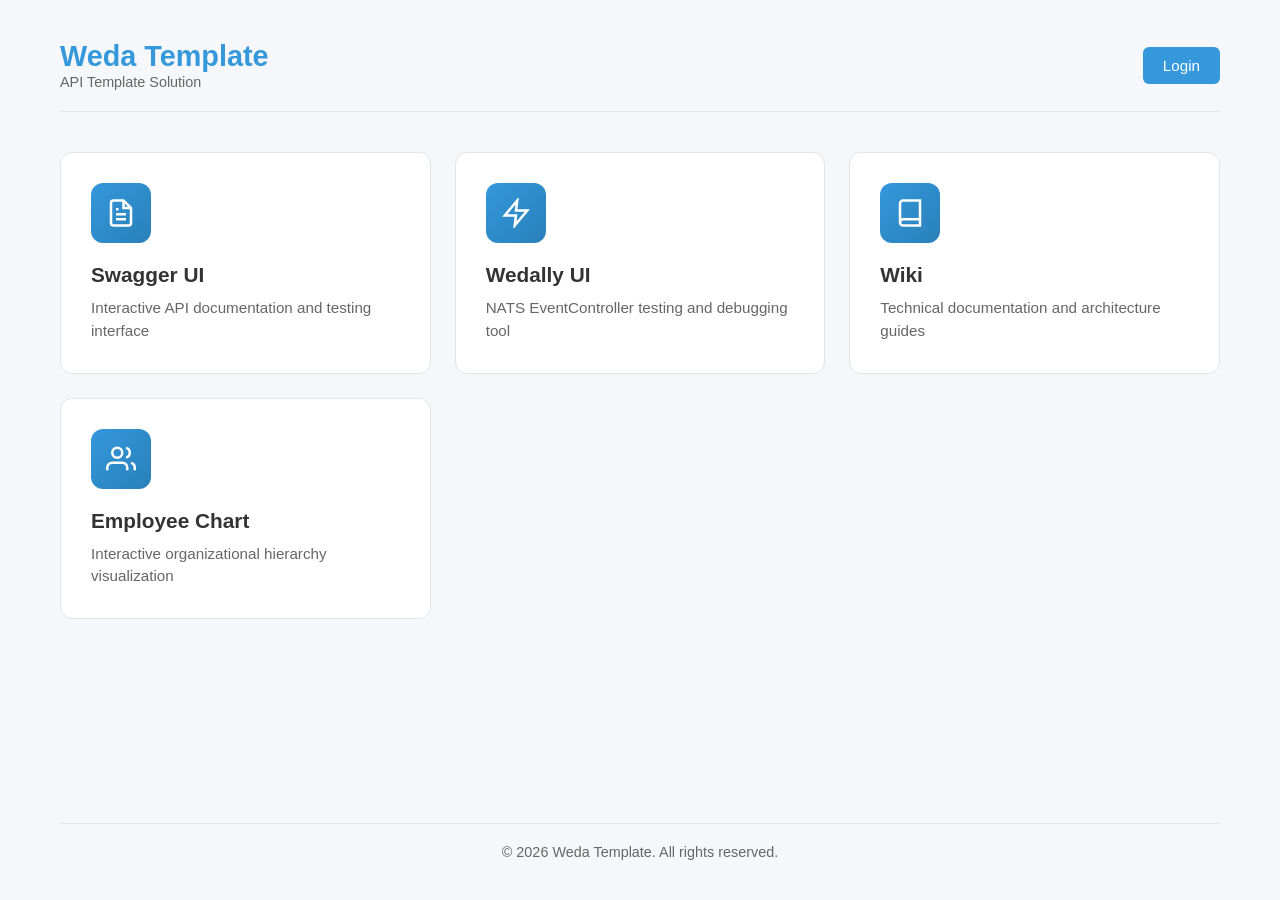
<file: src/Weda.Template.Api/wwwroot/index.html>
<!DOCTYPE html>
<html lang="en">
<head>
    <meta charset="UTF-8">
    <meta name="viewport" content="width=device-width, initial-scale=1.0">
    <title>Weda Template - Home</title>
    <link rel="icon" type="image/svg+xml" href="/favicon.svg">
    <link rel="stylesheet" href="css/home.css">
</head>
<body>
    <div class="container">
        <header class="header">
            <div class="logo">
                <h1>Weda Template</h1>
                <span class="subtitle">API Template Solution</span>
            </div>
            <div class="user-area" id="userArea">
                <button class="btn btn-primary" id="loginBtn">Login</button>
            </div>
        </header>

        <main class="main-content">
            <section class="navigation-cards">
                <a href="/swagger" class="card" target="_blank">
                    <div class="card-icon">
                        <svg xmlns="http://www.w3.org/2000/svg" viewBox="0 0 24 24" fill="none" stroke="currentColor" stroke-width="2">
                            <path d="M14 2H6a2 2 0 0 0-2 2v16a2 2 0 0 0 2 2h12a2 2 0 0 0 2-2V8z"></path>
                            <polyline points="14 2 14 8 20 8"></polyline>
                            <line x1="16" y1="13" x2="8" y2="13"></line>
                            <line x1="16" y1="17" x2="8" y2="17"></line>
                            <polyline points="10 9 9 9 8 9"></polyline>
                        </svg>
                    </div>
                    <h2>Swagger UI</h2>
                    <p>Interactive API documentation and testing interface</p>
                </a>

                <a href="/wedally/index.html" class="card" target="_blank">
                    <div class="card-icon">
                        <svg xmlns="http://www.w3.org/2000/svg" viewBox="0 0 24 24" fill="none" stroke="currentColor" stroke-width="2">
                            <path d="M13 2L3 14h9l-1 8 10-12h-9l1-8z"></path>
                        </svg>
                    </div>
                    <h2>Wedally UI</h2>
                    <p>NATS EventController testing and debugging tool</p>
                </a>

                <a href="/wiki/index.html" class="card" target="_blank">
                    <div class="card-icon">
                        <svg xmlns="http://www.w3.org/2000/svg" viewBox="0 0 24 24" fill="none" stroke="currentColor" stroke-width="2">
                            <path d="M4 19.5A2.5 2.5 0 0 1 6.5 17H20"></path>
                            <path d="M6.5 2H20v20H6.5A2.5 2.5 0 0 1 4 19.5v-15A2.5 2.5 0 0 1 6.5 2z"></path>
                        </svg>
                    </div>
                    <h2>Wiki</h2>
                    <p>Technical documentation and architecture guides</p>
                </a>
<!--#if (sample)-->
                <a href="/sample/employee-chart.html" class="card" target="_blank">
                    <div class="card-icon">
                        <svg xmlns="http://www.w3.org/2000/svg" viewBox="0 0 24 24" fill="none" stroke="currentColor" stroke-width="2">
                            <path d="M17 21v-2a4 4 0 0 0-4-4H5a4 4 0 0 0-4 4v2"></path>
                            <circle cx="9" cy="7" r="4"></circle>
                            <path d="M23 21v-2a4 4 0 0 0-3-3.87"></path>
                            <path d="M16 3.13a4 4 0 0 1 0 7.75"></path>
                        </svg>
                    </div>
                    <h2>Employee Chart</h2>
                    <p>Interactive organizational hierarchy visualization</p>
                </a>
<!--#endif-->
            </section>
        </main>

        <footer class="footer">
            <p>&copy; 2026 Weda Template. All rights reserved.</p>
        </footer>
    </div>

    <!-- Login Modal -->
    <div class="modal" id="loginModal">
        <div class="modal-content">
            <div class="modal-header">
                <h2>Login</h2>
                <button class="close-btn" id="closeModal">&times;</button>
            </div>
            <form id="loginForm">
                <div class="form-group">
                    <label for="email">Email</label>
                    <input type="email" id="email" name="email" required placeholder="Enter your email">
                </div>
                <div class="form-group">
                    <label for="password">Password</label>
                    <input type="password" id="password" name="password" required placeholder="Enter your password">
                </div>
                <div class="form-error" id="loginError"></div>
                <button type="submit" class="btn btn-primary btn-block">Login</button>
            </form>
        </div>
    </div>

    <script src="js/home.js"></script>
</body>
</html>
</file>
<file: src/Weda.Template.Api/wwwroot/css/home.css>
* {
    margin: 0;
    padding: 0;
    box-sizing: border-box;
}

:root {
    --primary-color: #3498db;
    --primary-hover: #2980b9;
    --text-color: #333;
    --text-muted: #666;
    --bg-color: #f5f7fa;
    --card-bg: #fff;
    --border-color: #e1e5e9;
    --error-color: #e74c3c;
    --success-color: #27ae60;
}

body {
    font-family: -apple-system, BlinkMacSystemFont, 'Segoe UI', Roboto, 'Helvetica Neue', Arial, sans-serif;
    background: var(--bg-color);
    color: var(--text-color);
    min-height: 100vh;
}

.container {
    max-width: 1200px;
    margin: 0 auto;
    padding: 20px;
    min-height: 100vh;
    display: flex;
    flex-direction: column;
}

/* Header */
.header {
    display: flex;
    justify-content: space-between;
    align-items: center;
    padding: 20px 0;
    border-bottom: 1px solid var(--border-color);
    margin-bottom: 40px;
}

.logo h1 {
    font-size: 1.8rem;
    font-weight: 700;
    color: var(--primary-color);
}

.logo .subtitle {
    font-size: 0.9rem;
    color: var(--text-muted);
}

.user-area {
    display: flex;
    align-items: center;
    gap: 15px;
}

.user-info-header {
    display: flex;
    align-items: center;
    gap: 10px;
}

.user-avatar {
    width: 40px;
    height: 40px;
    border-radius: 50%;
    background: var(--primary-color);
    color: white;
    display: flex;
    align-items: center;
    justify-content: center;
    font-weight: 600;
}

.user-name {
    font-weight: 500;
}

.user-role {
    font-size: 0.8rem;
    color: var(--text-muted);
}

/* Buttons */
.btn {
    padding: 10px 20px;
    border: none;
    border-radius: 6px;
    cursor: pointer;
    font-size: 0.95rem;
    font-weight: 500;
    transition: all 0.2s ease;
}

.btn-primary {
    background: var(--primary-color);
    color: white;
}

.btn-primary:hover {
    background: var(--primary-hover);
}

.btn-secondary {
    background: transparent;
    color: var(--text-muted);
    border: 1px solid var(--border-color);
}

.btn-secondary:hover {
    background: #f8f9fa;
}

.btn-block {
    width: 100%;
}

/* Main Content */
.main-content {
    flex: 1;
}

/* Navigation Cards */
.navigation-cards {
    display: grid;
    grid-template-columns: repeat(auto-fit, minmax(280px, 1fr));
    gap: 24px;
    margin-bottom: 40px;
}

.card {
    background: var(--card-bg);
    border: 1px solid var(--border-color);
    border-radius: 12px;
    padding: 30px;
    text-decoration: none;
    color: var(--text-color);
    transition: all 0.3s ease;
}

.card:hover {
    transform: translateY(-4px);
    box-shadow: 0 10px 30px rgba(0, 0, 0, 0.1);
    border-color: var(--primary-color);
}

.card-icon {
    width: 60px;
    height: 60px;
    background: linear-gradient(135deg, var(--primary-color), var(--primary-hover));
    border-radius: 12px;
    display: flex;
    align-items: center;
    justify-content: center;
    margin-bottom: 20px;
}

.card-icon svg {
    width: 30px;
    height: 30px;
    color: white;
}

.card h2 {
    font-size: 1.3rem;
    margin-bottom: 10px;
}

.card p {
    color: var(--text-muted);
    font-size: 0.95rem;
    line-height: 1.5;
}

/* Info Section */
.info-section {
    background: var(--card-bg);
    border: 1px solid var(--border-color);
    border-radius: 12px;
    padding: 24px;
    margin-bottom: 40px;
}

.info-section h3 {
    font-size: 1.1rem;
    margin-bottom: 16px;
    color: var(--text-color);
}

.user-details {
    display: grid;
    gap: 12px;
}

.detail-row {
    display: flex;
    gap: 10px;
}

.detail-row .label {
    font-weight: 500;
    color: var(--text-muted);
    min-width: 80px;
}

/* Footer */
.footer {
    text-align: center;
    padding: 20px 0;
    color: var(--text-muted);
    font-size: 0.9rem;
    border-top: 1px solid var(--border-color);
    margin-top: auto;
}

/* Modal */
.modal {
    display: none;
    position: fixed;
    top: 0;
    left: 0;
    width: 100%;
    height: 100%;
    background: rgba(0, 0, 0, 0.5);
    align-items: center;
    justify-content: center;
    z-index: 1000;
}

.modal.show {
    display: flex;
}

.modal-content {
    background: var(--card-bg);
    border-radius: 12px;
    padding: 30px;
    width: 100%;
    max-width: 400px;
    box-shadow: 0 20px 60px rgba(0, 0, 0, 0.3);
}

.modal-header {
    display: flex;
    justify-content: space-between;
    align-items: center;
    margin-bottom: 24px;
}

.modal-header h2 {
    font-size: 1.4rem;
}

.close-btn {
    background: none;
    border: none;
    font-size: 1.5rem;
    cursor: pointer;
    color: var(--text-muted);
    padding: 0;
    line-height: 1;
}

.close-btn:hover {
    color: var(--text-color);
}

/* Form */
.form-group {
    margin-bottom: 20px;
}

.form-group label {
    display: block;
    margin-bottom: 8px;
    font-weight: 500;
}

.form-group input {
    width: 100%;
    padding: 12px 14px;
    border: 1px solid var(--border-color);
    border-radius: 6px;
    font-size: 1rem;
    transition: border-color 0.2s ease;
}

.form-group input:focus {
    outline: none;
    border-color: var(--primary-color);
}

.form-error {
    color: var(--error-color);
    font-size: 0.9rem;
    margin-bottom: 16px;
    min-height: 20px;
}

/* Responsive */
@media (max-width: 768px) {
    .header {
        flex-direction: column;
        gap: 20px;
        text-align: center;
    }

    .navigation-cards {
        grid-template-columns: 1fr;
    }
}
</file>
